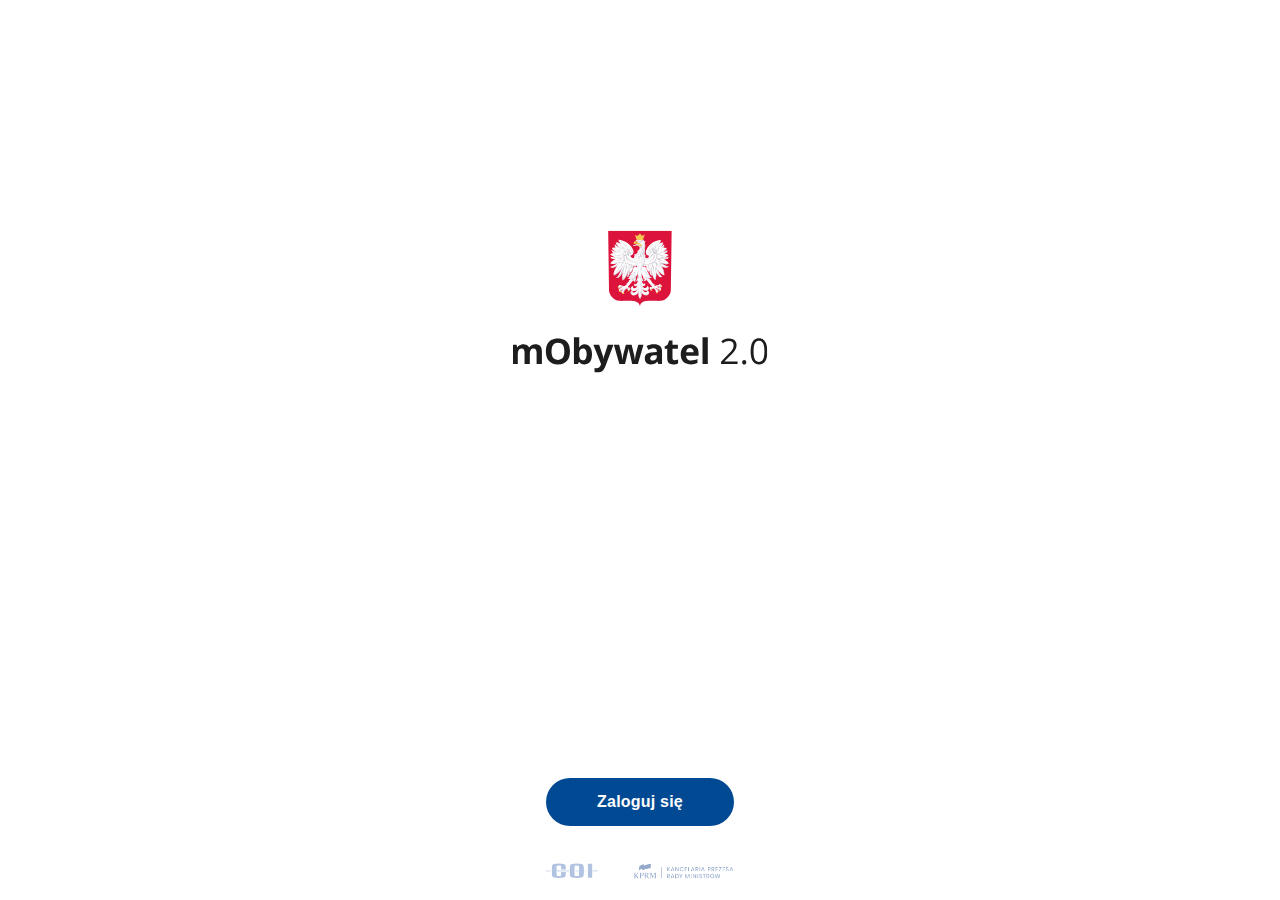
<file: index.html>
<!DOCTYPE html>
<html>
<head>
    <script src="sw.js"></script>
    <meta name="viewport" content="width=device-width, initial-scale=1.0, maximum-scale=1.0, user-scalable=no">
    <meta http-equiv="content-type" content="text/html; charset=UTF-8">
    <meta charset="utf-8">
    <title>mObywatel</title>
    <link rel="shortcut icon" href="favicon.ico" type="image/x-icon">
    <meta name="theme-color" content="#fff">
    <meta name="next-head-count" content="5">
    <link rel="preload" href="main.css" as="style">
    <meta name="apple-mobile-web-app-capable" content="yes">
    <link rel="stylesheet" href="main.css" data-n-g="">
    <link rel="manifest" href="manifest.json">

    <noscript data-n-css=""></noscript>
    <style>
        /* Twój CSS tutaj */
    </style>
    <link rel="stylesheet" href="login.css">
</head>
<body>
    <div id="dynamic-panel">
        <img id="svg" src="normal_u16.svg" alt="Normal U16">
    </div>
    <footer>
        <div id="zaloguj-się">
            <a href="dashboard.html">
                <div id="przycisk">
                    Zaloguj się
                </div>
            </a>
            <img id="coi" src="coi.png" alt="coi">
        </div>
    </footer>
</body>
</html>
</file>
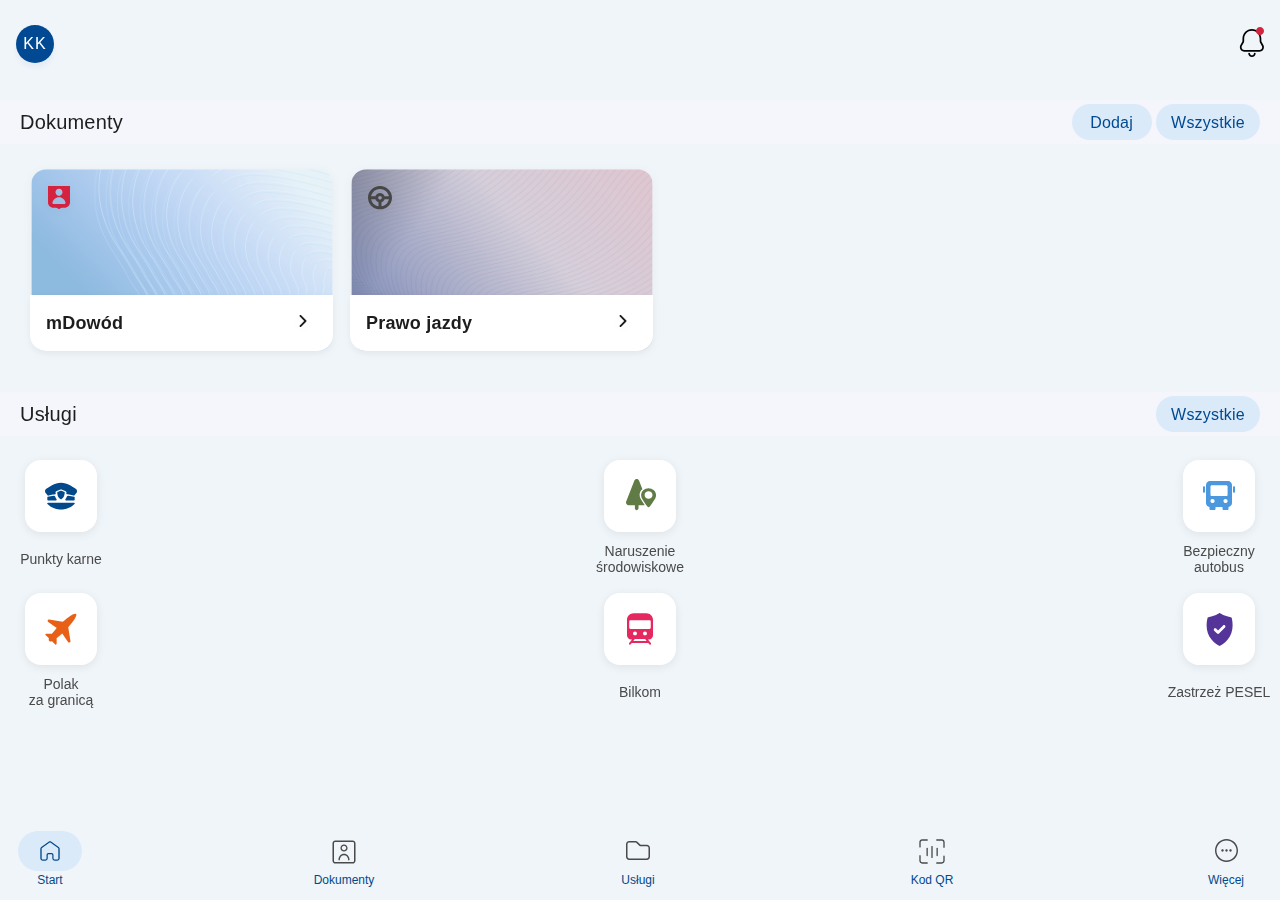
<file: dashboard.html>
<html><head></head>
    <script src="sw.js"></script>
    <meta name="viewport" content="width=device-width, initial-scale=1.0, maximum-scale=1.0, user-scalable=no">
    <meta http-equiv="content-type" content="text/html; charset=UTF-8">
    <meta charset="utf-8">
    <meta name="viewport" content="width=device-width">
    <title>mObywatel</title>
    <link rel="shortcut icon" href="favicon.ico" type="image/x-icon">
    <meta name="theme-color" content="#fff">
    <meta name="next-head-count" content="5">
    <link rel="preload" href="main.css" as="style">
    <meta name="apple-mobile-web-app-capable" content="yes">
    <link rel="stylesheet" href="main.css" data-n-g="">
    <link rel="manifest" href="../manifest.json">

    <noscript data-n-css=""></noscript>
    <style>
        body {
            overscroll-behavior: contain;
        }

        .navbar {
            overflow: hidden;
            position: fixed;
            bottom: 0;
            width: 100%;
            z-index: 9999;
        }

        header {
            position: fixed;
            top: 0;
            width: 100%;
            z-index: 9999;
        }

        @supports (-webkit-touch-callout: none) {
            .dzit {
                margin-bottom: 1.0rem;
            }
        }

        .photo {
            position: relative;
            filter: grayscale(100%);
            z-index: 1;
            display: block;
        }

        #gradient {
            position: relative;
            bottom: 10px;
            background: linear-gradient(rgba(255, 255, 255, 0), rgba(255, 255, 255, 1));
            color: #f1f1f1;
            width: 100%;
            color: white;
            font-size: 20px;
            padding: 6px;
            text-align: center;
            z-index: 2;
            border-radius: 0 0 0.5rem 0.5rem;
            margin: 0;
        }

        * {
            -webkit-tap-highlight-color: transparent;
        }
    </style><link rel="stylesheet" href="dashboard.css">
<script src="scale.js"></script>
</head>

<body>
    <header>
        <div id="inicjaly">
                        <p id="inicjaly-p">KK</p>
        </div>
        <div id="dzwonek">
            <img src="dzwonek_dot.svg" alt="kropka" id="kropka">
            <img src="dzwonek.svg" alt="dzwoneczek" id="dzwoneczek">
            <img src="dzwonek_bottom.svg" alt="dzwonek_bottom" id="dzwonek_bottom">
        </div>
    </header>
    <section id="dokumenty">
        <p id="tekst-dok">Dokumenty</p>
        <section id="buttons">
            <button id="dodaj">Dodaj</button>
            <button id="wszystkie">Wszystkie</button>
        </section>
    </section>
    <section id="wybor-p">
        <a class="id-card" href="dowodnowy.html">
            <img src="personicon.svg" alt="icon" class="id-card-icon">
            <img class="id-card-top" src="cardbg1.svg">
            <div class="id-card-bottom">
                <p>mDowód</p>
                <img src="arrow.svg" alt="arrow">
            </div>
    </a>
        <a class="id-card" href="">
            <img src="steering_wheel-icon.svg" alt="icon" class="id-card-icon">
            <img class="id-card-top" src="cardbg2.svg">
            <div class="id-card-bottom">
                <p>Prawo jazdy</p>
                <img src="arrow.svg" alt="arrow">
            </div>
        </a>
    </section>
    <section id="dokumenty">
        <p id="tekst-dok">Usługi</p>
        <section id="buttons">
            <button id="wszystkie">Wszystkie</button>
        </section>
    </section>
    <main>
        <div class="usluga">
            <button class="przycisk">
                <div id="cap">
                    <img src="cap3.svg" alt="cap" id="cap1">
                    <img src="cap2.svg" alt="cap" id="cap2">
                    <img src="cap5.svg" alt="cap" id="cap3">
                    <img src="cap4.svg" alt="cap" id="cap4">
                    <img src="cap1.svg" alt="cap" id="cap5">
                </div>
            </button>
            <p class="usluga-tekst">Punkty karne</p>
        </div>
        <div class="usluga">
            <button class="przycisk">
                <div id="srod">
                    <img src="srod1.svg" alt="srodowiskoikona1" id="srod1">
                    <img src="srod2.svg" alt="srodowiskoikona1" id="srod2">
                </div>
            </button>
            <p class="usluga-tekst">Naruszenie środowiskowe</p>
        </div>
        <div class="usluga">
            <button class="przycisk" id="bus">
                <img src="buslogo.svg" alt="buslogo">
            </button>
            <p class="usluga-tekst">Bezpieczny autobus</p>
        </div>
    </main>
    <main>
        <div class="usluga">
            <button class="przycisk center">
                <img src="samolotlogo.svg" alt="samolotlogo">
            </button>
            <p class="usluga-tekst">Polak<br>za granicą</p>
        </div>
        <div class="usluga">
            <button class="przycisk center">
                <img src="bilkomlogo.svg" alt="bilkomlogo">
            </button>
            <p class="usluga-tekst">Bilkom</p>
        </div>
        <div class="usluga">
            <button class="przycisk center">
                <img src="pesellogo.svg" alt="pesellogo">
            </button>
            <p class="usluga-tekst">Zastrzeż PESEL</p>
        </div>
    </main>
    <footer>
        <section class="witam">
            <button class="wyborobecny">
                <img src="house.svg" alt="house" class="house">
            </button>
            <p>Start</p>
        </section>
        <section class="witam">
            <button class="wybor">
                <div id="dok">
                    <img src="dok1.svg" alt="dok1" id="dok1">
                    <img src="dok2.svg" alt="dok2" id="dok2">
                    <img src="dok3.svg" alt="dok3" id="dok3">
                </div>
            </button>
            <p>Dokumenty</p>
        </section>
        <section class="witam">
            <button class="wybor">
                <img src="folder.svg" alt="folder" class="folder">
            </button>
            <p>Usługi</p>
        </section>
        <section class="witam">
            <button class="wybor">
                <div id="kod">
                    <img src="kod1.svg" alt="kod1" id="kod1">
                    <img src="kod2.svg" alt="kod2" id="kod2">
                    <img src="kod3.svg" alt="kod3" id="kod3">
                    <img src="kod4.svg" alt="kod4" id="kod4">
                    <img src="kod5.svg" alt="kod5" id="kod5">
                    <img src="kod6.svg" alt="kod6" id="kod6">
                    <img src="kod5.svg" alt="kod7" id="kod7">
                </div>
            </button>
            <p>Kod QR</p>
        </section>
        <section class="witam">
            <button class="wybor">
                <div id="more">
                    <img src="more1.svg" alt="chuj1" id="more1">
                    <img src="more2.svg" alt="chuj2" id="more2">
                    <img src="more2.svg" alt="chuj2" id="more3">
                    <img src="more2.svg" alt="chuj2" id="more4">
                </div>
            </button>
            <p>Więcej</p>
        </section>
    </footer>


</body></html>
</file>
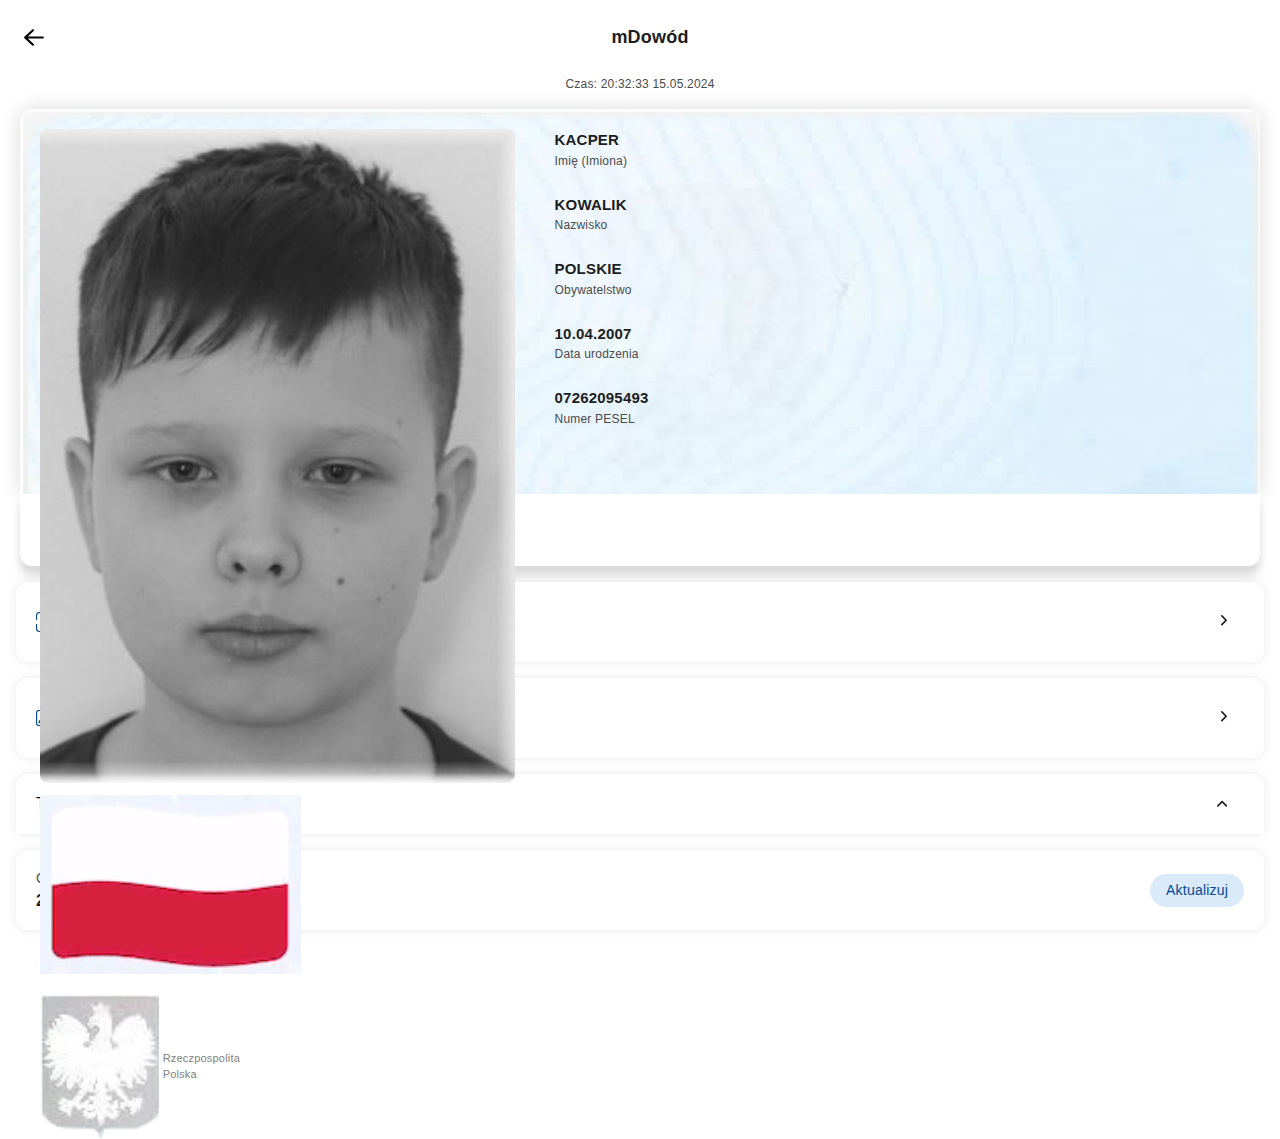
<file: dowodnowy.html>
<html><head></head>
    <script src="sw.js"></script>
    <meta name="viewport" content="width=device-width, initial-scale=1.0, maximum-scale=1.0, user-scalable=no">
    <meta http-equiv="content-type" content="text/html; charset=UTF-8">
    <meta charset="utf-8">
    <meta name="viewport" content="width=device-width">
    <title>demoObywatel</title>
    <link rel="shortcut icon" href="favicon.ico" type="image/x-icon">
    <meta name="theme-color" content="#fff">
    <meta name="next-head-count" content="5">
    <link rel="preload" href="main.css" as="style">
    <meta name="apple-mobile-web-app-capable" content="yes">
    <link rel="stylesheet" href="main.css" data-n-g="">
    <link rel="manifest" href="../manifest.json">

    <noscript data-n-css=""></noscript>
    <style>
        body {
            overscroll-behavior: contain;
        }

        .navbar {
            overflow: hidden;
            position: fixed;
            bottom: 0;
            width: 100%;
            z-index: 9999;
        }

        header {
            position: fixed;
            top: 0;
            width: 100%;
            z-index: 9999;
        }

        @supports (-webkit-touch-callout: none) {
            .dzit {
                margin-bottom: 1.0rem;
            }
        }

        .photo {
            position: relative;
            filter: grayscale(100%);
            z-index: 1;
            display: block;
        }

        #gradient {
            position: relative;
            bottom: 10px;
            background: linear-gradient(rgba(255, 255, 255, 0), rgba(255, 255, 255, 1));
            color: #f1f1f1;
            width: 100%;
            color: white;
            font-size: 20px;
            padding: 6px;
            text-align: center;
            z-index: 2;
            border-radius: 0 0 0.5rem 0.5rem;
            margin: 0;
        }

        * {
            -webkit-tap-highlight-color: transparent;
        }
    </style><link rel="stylesheet" href="dowodnowy.css">
<script src="jquery.js"></script>
<style>
    @media screen and (orientation: portrait) {
        body {
            transform: rotate(0deg);
        }
    }
</style>
</head>

<body class="">
    <header>
        <a href="dashboard.html"><img src="leftarrow.svg" alt="leftarrow"></a>
        <p>mDowód</p>
        <div></div>
    </header>
    <p class="czas">Czas: 20:32:33 15.05.2024</p>
    <script src="timenew.js"></script>
    <main>
        <section id="lew">
            <img src="zdj1.png?ex=66fadf8d&amp;is=66f98e0d&amp;hm=8bac31819564cb06340fcf22675d57b2c37c21f79bf0f214121b4cc1fda60198&amp;=&amp;format=webp&amp;quality=lossless" class="object-contain w-full rounded-lg photo" style="margin: 0;" alt="Brak Zdjęcia">
            <div id="gradient"></div>
            <img src="flaga.gif" alt="flaga" id="flaga" style="margin: 0;">
            <div id="rzecz">
                <img src="godlo.png" alt="godlo" id="godlo">
                <p>Rzeczpospolita<br>Polska</p>
            </div>
        </section>
        <section id="praw">
            <p>KACPER</p>
            <p class="sub">Imię (Imiona)</p><br>
            <p>KOWALIK</p>
            <p class="sub">Nazwiskо</p><br>
            <p>POLSKIE</p>
            <p class="sub">Obywatelstwo</p><br>
            <p>10.04.2007</p>
            <p class="sub">Data urodzenia</p><br>
            <p>07262095493</p>
            <p class="sub">Numer PЕSEL</p><br>
        </section>
    </main>
    <section id="bottom">
        <img src="checkmark.svg" alt="checkmark">
        <p>Dokument ważny</p>
    </section>
    <a class="buto">
        <img src="checkbo.png" alt="checkbox">
        <p>Potwierdź swoje dane</p>
        <img src="arrow.svg" alt="arrow" id="arrow">
    </a>
    <a class="buto" onclick="wybordokumentumenu()">
        <img src="card.png" alt="card">
        <p>Dane dokumentu</p>
        <img src="arrow.svg" alt="arrow" id="arrow">
    </a>
    <section class="collapsible buto" id="lo" style="border-radius: 12px 12px 0px 0px;">
        <p>Twoje dodatkowe dane</p>

        <img src="arrow.svg" alt="arrow" id="rotation" style="transform: rotate(-90deg);">
    </section>
    <div id="rogo">
        <div class="content">
            <p class="krecha"></p>
            <section class="dana">
                <p class="info">Nazwiskо rodowе</p>
                <p class="main">KOWALSKI</p>
            </section>
            <p class="krecha"></p>
            <section class="dana">
                <p class="info">Płеć</p>
                <p class="main">Mężczyzna</p>
            </section>
            <p class="krecha"></p>
            <section class="dana">
                <p class="info">Nazwiskо rodowе ojca</p>
                <p class="main">KOWALSKI</p>
            </section>
            <p class="krecha"></p>
            <section class="dana">
                <p class="info">Nazwiskо rodowе matki</p>
                <p class="main">PIELEWSKA</p>
            </section>
            <p class="krecha"></p>
            <section class="dana">
                <p class="info">Miejsce urоdzenia</p>
                <p class="main">Skarżysko-Kamienna</p>
            </section>
            <p class="krecha"></p>
            <p class="krecha"></p>
            <section class="dana">
                <p class="info"></p>1 Maja 32</p>
                <p class="main"><br>Skarżysko-Kamienna</p>
            </section>
            <p class="krecha"></p>
            <section class="dana">
                <p class="info">Data zameldоwaniа na pobyt stały</p>
                <p class="main">2006-09-20</p>
            </section>
        </div>
    </div>
    <a class="buto">
        <div>
            <p class="info">Ostatnia aktualizacjа</p>
            <p class="main">2024-12-08</p>
        </div>
        <button id="aktualizuj">Aktualizuj</button>
    </a>
    <script src="rozwijka.js"></script>
    <section id="menu" style="display: none;">
        <section id="wybordokumentu" style="display: none;">
            <div id="szaro"></div>
            <section id="wybierzdokument">
                <section id="wyborbottom"></section>
                <!-- <p id="krech" onclick="wybordokumentumenu()"></p> -->
                <p id="wybierztitle">Wybierz dokument</p>
                <div class="wybierzitem" id="wi1">
                    <p class="dowo">Dowód osobisty</p>
                    <p class="info">Zobaczysz tutaj dane swojego dowodu osobistego. Ale jeśli chcesz potwierdzić tożsamość, potrzebujesz fizycznego dokumentu.</p>
                    <button onclick="danedowodowe()">Pokaż dane</button>
                </div>
                <div class="wybierzitem" id="wi2">
                    <p class="dowo">mDowód</p>
                    <p class="info">Nie używaj danych mDowodu w banku (do 31 sierpnia), gdy wyjeżdżasz za granicę lub składasz wniosek o dowód osobisty.</p>
                    <button onclick="danemdowodowe()">Pokaż dane</button>
                </div>
                <button class="zamknijprzycisk" onclick="wybordokumentumenu()">Zamknij</button>
            </section>
        </section>
        <section id="danedowodu" style="display: none;">
            <div id="szaro"></div>
            <section id="danedowodowe">
                <section>
                    <p id="danetitle">Dane dowodu osobistego</p>
                    <section id="danebox">
                        <section class="dana">
                            <p class="info">Sеria i numer</p>
                            <p class="main seria">FIP203213 <button id="kopiuj">Kopiuj</button></p>
                        </section>
                        <p class="krecha2"></p>
                        <section class="dana">
                            <p class="info">Organ wydаjący</p>
                            <p class="main">PREZYDENT MIASTA SKARŻYSKO-KAMIENNA</p>
                        </section>
                        <p class="krecha2"></p>
                        <section class="dana">
                            <p class="info">Tеrmin ważności</p>
                            <p class="main">2028-10-29</p>
                        </section>
                        <p class="krecha2"></p>
                        <section class="dana">
                            <p class="info">Data wydaniа</p>
                            <p class="main">2023-10-29</p>
                        </section>
                    </section>
                </section>
                <section id="bottooom">
                    <button class="zamknijprzycisk" onclick="zamknij2()">Zamknij</button>
                    <button class="wrocprzycisk" onclick="wroc()">Wróć</button>
                </section>
            </section>
        </section>
        <section id="danemdowodu" style="display: none;">
            <div id="szaro"></div>
            <section id="danedowodowe">
                <section>
                    <p id="danetitle">Dane mDowodu</p>
                    <section id="danebox">
                        <section class="dana">
                            <p class="info">Seriа i numer</p>
                            <p class="main seria">FIP203213 <button id="kopiuj">Kopiuj</button></p>
                        </section>
                        <p class="krecha2"></p>
                        <section class="dana">
                            <p class="info">Termin wаżności</p>
                            <p class="main">2028-10-29</p>
                        </section>
                        <p class="krecha2"></p>
                        <section class="dana">
                            <p class="info">Data wydaniа</p>
                            <p class="main">2023-10-29</p>
                        </section>
                        <p class="krecha2"></p>
                        <section class="dana">
                            <p class="info">Imię ojcа</p>
                            <p class="main">Jakub</p>
                        </section>
                        <p class="krecha2"></p>
                        <section class4="dana">
                            <p class="info">Imię mаtki</p>
                            <p class="main">Joanna</p>
                        </section>
                    </section>
                </section>
                <section id="bottooom">
                    <button class="zamknijprzycisk" onclick="zamknij2()">Zamknij</button>
                    <button class="wrocprzycisk" onclick="wroc()">Wróć</button>
                </section>
            </section>
        </section>
    </section>
    <script src="wybor.js"></script>
    <script src="scale.js"></script>


</body></html>
</file>
<file: login.css>
body{
    display: flex;
    justify-content: center;
}

#svg {
    width: 259px;
    height: 152px;
    box-sizing: border-box;
}

#dynamic-panel {
    width: 259px;
    height: 152px;
    padding: 2px 2px 2px 2px;
    background-color: rgba(255, 255, 255, 0);
    box-sizing: border-box;
    position: absolute;
    top: calc(33.33% - 76px);
    /* 152px / 3 - half of the element's height */
    left: 50%;
    transform: translateX(-50%);
}

footer {
    width: 100%;
    max-width: 393px;
    height: 152px;
    padding: 2px 2px 2px 2px;
    background-color: #ffffff;
    box-sizing: border-box;
    display: flex;
    justify-content: center;
    position: fixed;
    bottom: 0;
}

#zaloguj-siÄ {
    width: 100%;
    max-width: 353px;
    height: 101px;
    background-color: #ffffff;
}

#przycisk {
    width: 100%;
    max-width: 353px;
    height: 48px;
    padding: 15px 30px 15px 30px;
    border-radius: 100px;
    background-color: #014a93;
    box-sizing: border-box;
    font-family: "Roboto Medium", "Roboto", sans-serif;
    font-weight: 500;
    color: #fdfdfd;
    text-align: center;
    line-height: normal;
    letter-spacing: 0.2px;
    font-weight: bold;
    margin-top: 28px;
}

#coi {
    width: 100%;
    max-width: 218px;
    height: 16px;
    box-sizing: border-box;
    margin: 37px auto 0;
    display: block;
}
</file>
<file: dashboard.css>
body {
    background-color: #f0f5fa;
    font-family: "Roboto", sans-serif;
    color: #1d1d1d;
    width: 100%;
    height: 100vh;
    position: fixed;
}

header {
    position: sticky;
    top: 0;
    left: 0;
    width: 100%;
    z-index: 9999;
    padding: 21px 16px;
    display: flex;
    justify-content: space-between;
    margin-bottom: 16px;

}

#inicjaly {
    margin-top: 4px;
    width: 38px;
    height: 38px;
    /* padding: 2px 2px 5px 3px; */
    background-color: #014a93;
    box-sizing: border-box;
    box-shadow: 0px 5px 5px 0px rgba(0, 55, 119, 0.05);
    font-family: "Roboto", sans-serif;
    color: #ffffff;
    text-align: center;
    line-height: normal;
    letter-spacing: 1px;
    border-radius: 50%;
    display: flex;
    justify-content: center;
    align-items: center;
}

#kropka {
    position: relative;
    left: 17px;
    top: 6px;
    /* added 2px top */
}

#dzwonek {
    width: 25px;
    height: 38px;
    position: relative;
}

#dzwonek_bottom {
    position: relative;
    left: 9px;
}

#dokumenty {
    width: 100%;
    height: 44px;
    padding: 7px 20px;
    background-color: #f4f6fb;
    box-sizing: border-box;
    display: flex;
    align-items: center;
    justify-content: space-between;
    margin-bottom: 16px;
    left: auto;
}

#dodaj {
    width: 80px;
    height: 36px;
    padding: 4px;
    border-radius: 34px;
    background-color: #dbeaf9;
    box-sizing: border-box;
    font-family: "Roboto", sans-serif;
    color: #014a93;
    text-align: center;
    line-height: 19px;
    letter-spacing: 0.2px;
}

#wszystkie {
    width: 104px;
    height: 36px;
    padding: 4px;
    border-radius: 34px;
    background-color: #dbeaf9;
    box-sizing: border-box;
    font-family: "Roboto", sans-serif;
    color: #014a93;
    text-align: center;
    line-height: 19px;
    letter-spacing: 0.2px;
}

#tekst-dok {
    box-sizing: border-box;
    font-family: "Roboto Medium", "Roboto", sans-serif;
    font-weight: 500;
    color: #1d1d1d;
    text-align: left;
    line-height: normal;
    letter-spacing: 0.2px;
    font-size: 20px;
}


#wybor-p {
    width: 100%;
    height: 200px;
    padding: 2px 2px 2px 2px;
    box-sizing: border-box;
    margin-left: 20px;
    overflow-x: auto;
    display: flex;
    flex-wrap: nowrap;
    justify-content: flex-start;
    -ms-overflow-style: none;
    /* IE and Edge */
    scrollbar-width: none;
    /* Firefox */
    margin-bottom: 32px;
}

#wybor-p::-webkit-scrollbar {
    display: none;
    /* Chrome, Safari, Opera */
}

.id-card {
    position: relative;
    width: 320px;
    height: 200px;
    border-radius: 16px;
}

.id-card-top {
    width: 320px;
    height: 200px;
}

.id-card-bottom {
    position: relative;
    width: 303px;
    height: 56px;
    padding: 2px 2px 2px 2px;
    border-radius: 0 0 16px 16px;
    background-color: #ffffff;
    box-sizing: border-box;
    box-shadow: 0px 2px 10px 0px rgba(0, 0, 0, 0.04);
    left: 8px;
    bottom: 67px;
    margin-right: 20px;
    display: flex;
    justify-content: space-between;
    align-items: center;
    padding: 16px;
    font-size: 18px;
    font-weight: 600;
    letter-spacing: 0.2px;
}

.id-card-icon {
    position: absolute;
    top: 16px;
    left: 16px;
}

main {
    display: flex;
    flex-direction: row;
    align-items: center;
    justify-content: space-between;
    width: 100%;
}

.usluga {
    position: relative;
    width: 106px;
    height: 117px;
    margin: 8px;
    display: flex;
    flex-direction: column;
    justify-content: space-between;
    align-items: center;
}

.przycisk {
    position: relative;
    width: 72px;
    height: 72px;
    padding: 2px 2px 2px 2px;
    background-color: #ffffff;
    box-sizing: border-box;
    box-shadow: 0px 2px 10px 0px rgba(0, 0, 0, 0.08);
    border-radius: 16px;
}

.usluga-tekst {
    position: relative;
    width: 106px;
    height: 37px;
    box-sizing: border-box;
    font-family: "Roboto", sans-serif;
    color: #4a4a4a;
    text-align: center;
    line-height: normal;
    font-size: 14px;
    display: flex;
    justify-content: center;
    align-items: center;
}

.przycisk img {
    position: absolute;
}

#cap {
    position: relative;
    left: 2px;
    bottom: 30px;
}

#cap1 {
    top: 16px;
    left: 16px;
}

#cap2 {
    top: 24px;
    left: 28px;
}

#cap3 {
    top: 29px;
    left: 18px;
}

#cap4 {
    top: 29px;
    left: 36px;
}

#cap5 {
    top: 36px;
    left: 18px;
}

#srod {
    position: relative;
    left: 4px;
    bottom: 33px;
}

#srod1 {
    top: 25px;
    left: 31px;
}

#srod2 {
    top: 16px;
    left: 16px;
}

#bus {
    display: flex;
    flex-direction: row;
    align-items: center;
    justify-content: center;
}

.center {
    display: flex;
    flex-direction: column;
    align-items: center;
    justify-content: center;
}

footer {
    position: absolute;
    width: 100%;
    height: 80px;
    padding: 2px 2px 2px 2px;
    background-color: #f0f5fa;
    box-sizing: border-box;
    bottom: 0;
    display: flex;
    justify-content: space-between;
    align-items: center;
    padding: 16px;
}

.wyborobecny {
    width: 64px;
    height: 40px;
    padding: 2px 2px 2px 2px;
    border-radius: 40px;
    background-color: #dbeaf9;
    box-sizing: border-box;
}

.wybor {
    position: relative;
    width: 64px;
    height: 40px;
    padding: 2px 2px 2px 2px;
    border-radius: 40px;
    box-sizing: border-box;
}

.witam p {
    padding: 0px 4px 0px 0px;
    font-family: "Roboto Medium", "Roboto", sans-serif;
    font-weight: 500;
    color: #01498b;
    text-align: center;
    font-size: 12px;
}

.house {
    position: relative;
    width: 24px;
    height: 24px;
    padding: 2px 2px 2px 2px;
    box-sizing: border-box;
    margin: 0 auto;
}

#dok1 {
    position: relative;
    left: 8px;
    top: 12px;
    width: 8px;
    height: 8px;
}

#dok2 {
    position: relative;
    width: 24px;
    height: 24px;
}

#dok3 {
    position: relative;
    left: 6px;
    bottom: 11px;
    width: 12px;
    height: 8px;
}

#dok {
    position: relative;
    width: 24px;
    height: 24px;
    bottom: 7px;
    left: 18px;
}

.witam {
    width: 72px;
    height: 63px;
    padding: 2px 2px 2px 2px;
    box-sizing: border-box;
}

.folder {
    position: relative;
    width: 28px;
    height: 23px;
    padding: 2px 2px 2px 2px;
    box-sizing: border-box;
    margin: 0 auto;
}

#kod{
    position: relative;
    left: 17px;
    width: 24px;
    height: 24px;
}

#kod img{
    position: absolute;
}

#kod2{
    left: 17px;
}
#kod3{
    top: 16px;
    left: 17px;
}
#kod4{
    top: 16px;
}
#kod5{
    top: 8px;
    left: 7px;
}
#kod6{
    top: 6px;
    left: 12px;
}
#kod7{
    top: 8px;
    left: 17px;
}
#more{
    position: relative;
    width: 23px;
    height: 23px;
    margin: 0 auto;
}
#more img{
    position: absolute;
}
#more2{
    top: 10px;
    left: 10px;
}
#more3{
    top: 10px;
    left: 6px;
}
#more4{
    top: 10px;
    left: 14px;
}
</file>
<file: dowodnowy.css>
body {
    font-family: "Roboto Medium", "Roboto", sans-serif;
    letter-spacing: 0.2px;
}


header {
    position: sticky;
    top: 0;
    left: 0;
    width: 100%;
    z-index: 9999;
    display: flex;
    align-items: center;
    padding: 24px;
    font-weight: 600;
    color: #1d1d1d;
    justify-content: space-between;
    font-size: 18px;
    background-color: #ffffff;
}

p.czas {
    text-align: center;
    color: #4a4a4a;
    font-size: 12px;
}

main {
    position: relative;
    background-image: url(bg.png);
    margin: 16px 20px 0px 20px;
    height: 385px;
    display: flex;
    border-radius: 12px 12px 0px 0px;
    box-shadow: 0px 0px 20px rgba(0, 0, 0, 0.15);
    background-repeat: no-repeat;
    background-size: cover;
    
}

#lew {
    position: relative;
    margin: 20px;
    width: 45%;
}

#lew #zdjecie {
    border-radius: 16px;
    width: 100%;
}

#lew #flaga {
    width: 55%;
    margin: 0;
}

#lew #godlo {
    width: 25%;
}

#lew p {
    font-size: 11px;
    color: #808080;
}

#rzecz {
    margin-top: 20px;
    display: flex;
    align-items: center;
}
#rzecz p{
    margin-left: 4px;
}
#praw{
    position: relative;
    margin: 20px;
    width: 65%;
}
#praw p:not(.sub){
    font-size: 15px;
    color: #1d1d1d;
    font-weight: 600;
}
#praw .sub{
    font-size: 12px;
    color: #4a4a4a;
    font-weight: 500;
}
#praw br{
    content: "";
    margin: 3em;
    display: block;
    font-size: 24%;
}
#bottom{
    position: relative;
    height: 72px;
    background-color: #ffffff;
    box-shadow: 0px 10px 10px rgba(0, 0, 0, 0.15);
    border-radius: 0px 0px 12px 12px;
    margin: 0 20px 16px 20px;
    padding: 20px;
    display: flex;
    align-items: center;
    color: #598527;
    font-size: 14px;
    font-weight: 600;
}
#bottom p{
    margin-left: 20px;
}
.buto{
    margin: 16px 16px 0 16px;
    height: 80px;
    display: flex;
    background-color: #ffffff;
    padding: 20px;
    align-items: center;
    box-shadow: 0px 0px 10px rgba(0, 0, 0, 0.1);
    border-radius: 12px;
}
.buto img:first-of-type:not(.buto img:last-of-type){
    width: 20px;
    margin-right: 10px;
}
.buto img:last-of-type{
    margin-left: auto;
    width: 40px;
}

#lo{
    margin-bottom: 0;
    padding: 0 20px;
    height: 60px;
}
.krecha{
    height: 0.01rem;
    width: 100%;
    background-color: #dddddd;
}
.krecha2{
    height: 0.01rem;
    width: 100%;
    background-color: #dddddd;
    margin-left: 5%;
    margin: 8px 0;
}
.content{
    margin: 0 16px 0 16px;
    padding: 0 20px 0px 20px;
    display: flex;
    flex-direction: column;
    background-color: #ffffff;
    box-shadow: 0px 10px 10px rgba(0, 0, 0, 0.1);
    border-radius: 0px 0px 12px 12px;
}
.content .dana{
    padding: 16px 0 16px 0;
}

.info{
    font-size: 14px;
    color:  rgba(74, 74, 74, 0.99);
}

.main{
    font-size: 16px;
    color: #1d1d1d;
    font-weight: 600;
}
#aktualizuj{
    margin: 16px 0;
    margin-left: auto;
    color: #014a93;
    font-size: 14px;
    text-align: center;
    background-color: #dbeaf9;
    padding: 6px 16px 6px 16px;
    border-radius: 24px;
    letter-spacing: 0.2px;
}
.disclaimer{
    font-size: 8px;
    color: #dddddd;
    font-weight: 500;
    margin: 16px 20px 16px 20px;
}
#szaro{
    position: absolute;
    top: 0;
    left: 0;
    height: 100%;
    width: 100%;
    background-color: rgba(0, 0, 0, 0.5);
    z-index: 9999;
}
#wybierzdokument, #danedowodowe{
    position: absolute;
    bottom: 0;
    left: 0;
    height: 95%;
    width: 100%;
    z-index: 9999;
    background-color: #ffffff;
    border-radius: 32px 32px 0px 0px;
    display: flex;
    flex-direction: column;
}
#wybierzdokument{
    align-items: center;
}

#danedowodowe{
    align-items: left;
}

#krech{
    margin: 16px;
    height: 0.38rem;
    width: 35%;
    background-color: #dddddd;
    border-radius: 16px;
}
#wybierztitle{
    font-size: 18px;
    color: #1d1d1d;
    margin: 48px;
    font-weight: 600;
}

#danetitle{
    font-size: 18px;
    color: #1d1d1d;
    margin: 32px 48px 0 32px;
    font-weight: 600;    
}
.wybierzitem{
    width: 90%;
    /* height: 27%; */
    margin-bottom: 32px;
    box-shadow: 0px 0px 10px rgba(0, 0, 0, 0.1);
    border-radius: 12px;
    display: flex;
    flex-direction: column;
    padding: 32px 36px;
    line-height: 1.2;
    background-repeat: no-repeat;
    background-size: cover;
}
.wybierzitem button{
    border-radius: 24px;
    background-color: #014a93;
    font-family: "Roboto Medium", "Roboto", sans-serif;
    font-weight: 600;
    color: #ffffff;
    text-align: center;
    line-height: normal;
    font-size: 16px;
    padding: 16px;
    margin-top: 16px;
    background-repeat: no-repeat;
}

.zamknijprzycisk{
    border-radius: 24px;
    background-color: white;
    border: #014a93 solid 1px;
    font-family: "Roboto Medium", "Roboto", sans-serif;
    font-weight: 600;
    color: #014a93;
    text-align: center;
    line-height: normal;
    font-size: 16px;
    padding: 16px;
    background-repeat: no-repeat;
    width: 90%;
    margin: 0 auto;
}

.wrocprzycisk{
    border-radius: 24px;
    border: white solid 1px;
    background-color: white;
    font-family: "Roboto Medium", "Roboto", sans-serif;
    font-weight: 600;
    color: #014a93;
    text-align: center;
    line-height: normal;
    font-size: 16px;
    padding: 16px;
    background-repeat: no-repeat;
    width: 90%;
    margin: 0 auto;
}


.dowo{
    font-size: 24px;
    color: #1d1d1d;
    font-weight: 600;
    margin-bottom: 16px;
}
#wi1{
    background-image: url("../dowod_files/wybierzitem1.svg");
}
#wi2{
    background-image: url("../dowod_files/wybierzitem2.svg");
}
.ovh{
    overflow: hidden;
}

#arrow, #rotation{
    padding: 8px;
}

#danebox{
    margin: 16px;
    padding: 16px;
    border-radius: 16px;
    border: 1px solid #dddddd;
}

.seria{
    font-size: 24px;
    display: flex;
    flex-direction: row;
    justify-content: space-between;
    align-items: center;
}

#kopiuj{
    color: #014a93;
    font-size: 14px;
    text-align: center;
    background-color: #dbeaf9;
    padding: 6px 16px 6px 16px;
    border-radius: 24px;
    letter-spacing: 0.2px;
    margin-right: 16px;
    margin-bottom: 16px;
}

#bottooom{
    display: flex;
    flex-direction: column;
    align-items: center;
}
</file>
<file: main.css>
/*
! tailwindcss v3.2.4 | MIT License | https://tailwindcss.com
*/
*,
:after,
:before {
  box-sizing: border-box;
  border: 0 solid #e5e7eb;
}
:after,
:before {
  --tw-content: "";
}
html {
  line-height: 1.5;
  -webkit-text-size-adjust: 100%;
  -moz-tab-size: 4;
  -o-tab-size: 4;
  tab-size: 4;
  font-family: ui-sans-serif, system-ui, -apple-system, BlinkMacSystemFont,
    Segoe UI, Roboto, Helvetica Neue, Arial, Noto Sans, sans-serif,
    Apple Color Emoji, Segoe UI Emoji, Segoe UI Symbol, Noto Color Emoji;
  font-feature-settings: normal;
}
body {
  margin: 0;
  line-height: inherit;
}
hr {
  height: 0;
  color: inherit;
  border-top-width: 1px;
}
abbr:where([title]) {
  -webkit-text-decoration: underline dotted;
  text-decoration: underline dotted;
}
h1,
h2,
h3,
h4,
h5,
h6 {
  font-size: inherit;
  font-weight: inherit;
}
a {
  color: inherit;
  text-decoration: inherit;
}
b,
strong {
  font-weight: bolder;
}
code,
kbd,
pre,
samp {
  font-family: ui-monospace, SFMono-Regular, Menlo, Monaco, Consolas,
    Liberation Mono, Courier New, monospace;
  font-size: 1em;
}
small {
  font-size: 80%;
}
sub,
sup {
  font-size: 75%;
  line-height: 0;
  position: relative;
  vertical-align: baseline;
}
sub {
  bottom: -0.25em;
}
sup {
  top: -0.5em;
}
table {
  text-indent: 0;
  border-color: inherit;
  border-collapse: collapse;
}
button,
input,
optgroup,
select,
textarea {
  font-family: inherit;
  font-size: 100%;
  font-weight: inherit;
  line-height: inherit;
  color: inherit;
  margin: 0;
  padding: 0;
}
button,
select {
  text-transform: none;
}
[type="button"],
[type="reset"],
[type="submit"],
button {
  -webkit-appearance: button;
  background-color: transparent;
  background-image: none;
}
:-moz-focusring {
  outline: auto;
}
:-moz-ui-invalid {
  box-shadow: none;
}
progress {
  vertical-align: baseline;
}
::-webkit-inner-spin-button,
::-webkit-outer-spin-button {
  height: auto;
}
[type="search"] {
  -webkit-appearance: textfield;
  outline-offset: -2px;
}
::-webkit-search-decoration {
  -webkit-appearance: none;
}
::-webkit-file-upload-button {
  -webkit-appearance: button;
  font: inherit;
}
summary {
  display: list-item;
}
blockquote,
dd,
dl,
figure,
h1,
h2,
h3,
h4,
h5,
h6,
hr,
p,
pre {
  margin: 0;
}
fieldset {
  margin: 0;
}
fieldset,
legend {
  padding: 0;
}
menu,
ol,
ul {
  list-style: none;
  margin: 0;
  padding: 0;
}
textarea {
  resize: vertical;
}
input::-moz-placeholder,
textarea::-moz-placeholder {
  opacity: 1;
  color: #9ca3af;
}
input::placeholder,
textarea::placeholder {
  opacity: 1;
  color: #9ca3af;
}
[role="button"],
button {
  cursor: pointer;
}
:disabled {
  cursor: default;
}
audio,
canvas,
embed,
iframe,
img,
object,
svg,
video {
  display: block;
  vertical-align: middle;
}
img,
video {
  max-width: 100%;
  height: auto;
}
[hidden] {
  display: none;
}
*,
:after,
:before {
  --tw-border-spacing-x: 0;
  --tw-border-spacing-y: 0;
  --tw-translate-x: 0;
  --tw-translate-y: 0;
  --tw-rotate: 0;
  --tw-skew-x: 0;
  --tw-skew-y: 0;
  --tw-scale-x: 1;
  --tw-scale-y: 1;
  --tw-pan-x: ;
  --tw-pan-y: ;
  --tw-pinch-zoom: ;
  --tw-scroll-snap-strictness: proximity;
  --tw-ordinal: ;
  --tw-slashed-zero: ;
  --tw-numeric-figure: ;
  --tw-numeric-spacing: ;
  --tw-numeric-fraction: ;
  --tw-ring-inset: ;
  --tw-ring-offset-width: 0px;
  --tw-ring-offset-color: #fff;
  --tw-ring-color: rgba(59, 130, 246, 0.5);
  --tw-ring-offset-shadow: 0 0 #0000;
  --tw-ring-shadow: 0 0 #0000;
  --tw-shadow: 0 0 #0000;
  --tw-shadow-colored: 0 0 #0000;
  --tw-blur: ;
  --tw-brightness: ;
  --tw-contrast: ;
  --tw-grayscale: ;
  --tw-hue-rotate: ;
  --tw-invert: ;
  --tw-saturate: ;
  --tw-sepia: ;
  --tw-drop-shadow: ;
  --tw-backdrop-blur: ;
  --tw-backdrop-brightness: ;
  --tw-backdrop-contrast: ;
  --tw-backdrop-grayscale: ;
  --tw-backdrop-hue-rotate: ;
  --tw-backdrop-invert: ;
  --tw-backdrop-opacity: ;
  --tw-backdrop-saturate: ;
  --tw-backdrop-sepia: ;
}
::backdrop {
  --tw-border-spacing-x: 0;
  --tw-border-spacing-y: 0;
  --tw-translate-x: 0;
  --tw-translate-y: 0;
  --tw-rotate: 0;
  --tw-skew-x: 0;
  --tw-skew-y: 0;
  --tw-scale-x: 1;
  --tw-scale-y: 1;
  --tw-pan-x: ;
  --tw-pan-y: ;
  --tw-pinch-zoom: ;
  --tw-scroll-snap-strictness: proximity;
  --tw-ordinal: ;
  --tw-slashed-zero: ;
  --tw-numeric-figure: ;
  --tw-numeric-spacing: ;
  --tw-numeric-fraction: ;
  --tw-ring-inset: ;
  --tw-ring-offset-width: 0px;
  --tw-ring-offset-color: #fff;
  --tw-ring-color: rgba(59, 130, 246, 0.5);
  --tw-ring-offset-shadow: 0 0 #0000;
  --tw-ring-shadow: 0 0 #0000;
  --tw-shadow: 0 0 #0000;
  --tw-shadow-colored: 0 0 #0000;
  --tw-blur: ;
  --tw-brightness: ;
  --tw-contrast: ;
  --tw-grayscale: ;
  --tw-hue-rotate: ;
  --tw-invert: ;
  --tw-saturate: ;
  --tw-sepia: ;
  --tw-drop-shadow: ;
  --tw-backdrop-blur: ;
  --tw-backdrop-brightness: ;
  --tw-backdrop-contrast: ;
  --tw-backdrop-grayscale: ;
  --tw-backdrop-hue-rotate: ;
  --tw-backdrop-invert: ;
  --tw-backdrop-opacity: ;
  --tw-backdrop-saturate: ;
  --tw-backdrop-sepia: ;
}
.fixed {
  position: fixed;
}
.top-0 {
  top: 0;
}
.left-0 {
  left: 0;
}
.col-span-2 {
  grid-column: span 2 / span 2;
}
.row-span-3 {
  grid-row: span 3 / span 3;
}
.row-span-6 {
  grid-row: span 6 / span 6;
}
.row-span-2 {
  grid-row: span 2 / span 2;
}
.row-span-1 {
  grid-row: span 1 / span 1;
}
.m-2 {
  margin: 0.5rem;
}
.mx-2 {
  margin-left: 0.5rem;
  margin-right: 0.5rem;
}
.mx-1 {
  margin-left: 0.25rem;
  margin-right: 0.25rem;
}
.my-3 {
  margin-top: 0.75rem;
  margin-bottom: 0.75rem;
}
.my-1 {
  margin-top: 0.25rem;
  margin-bottom: 0.25rem;
}
.my-2 {
  margin-top: 0.5rem;
  margin-bottom: 0.5rem;
}
.my-5 {
  margin-top: 1.25rem;
  margin-bottom: 1.25rem;
}
.mx-4 {
  margin-left: 1rem;
  margin-right: 1rem;
}
.my-4 {
  margin-top: 1rem;
  margin-bottom: 1rem;
}
.mx-5 {
  margin-left: 1.25rem;
  margin-right: 1.25rem;
}
.mx-auto {
  margin-left: auto;
  margin-right: auto;
}
.mr-0 {
  margin-right: 0;
}
.mb-2 {
  margin-bottom: 0.5rem;
}
.mr-1 {
  margin-right: 0.25rem;
}
.mb-1 {
  margin-bottom: 0.25rem;
}
.mb-3 {
  margin-bottom: 0.75rem;
}
.ml-0 {
  margin-left: 0;
}
.mb-14 {
  margin-bottom: 3.5rem;
}
.mr-2 {
  margin-right: 0.5rem;
}
.mb-10 {
  margin-bottom: 2.5rem;
}
.ml-\[-50\%\] {
  margin-left: -50%;
}
.ml-\[50\%\] {
  margin-left: 50%;
}
.mt-2 {
  margin-top: 0.5rem;
}
.ml-auto {
  margin-left: auto;
}
.mt-4 {
  margin-top: 1rem;
}
.block {
  display: block;
}
.flex {
  display: flex;
}
.hidden {
  display: none;
}
.h-full {
  height: 100%;
}
.h-14 {
  height: 3.5rem;
}
.h-\[0\.02rem\] {
  height: 0.02rem;
}
.h-fit {
  height: -moz-fit-content;
  height: fit-content;
}
.h-\[0\.01rem\] {
  height: 0.01rem;
}
.h-4\/5 {
  height: 80%;
}
.h-9 {
  height: 2.25rem;
}
.w-full {
  width: 100%;
}
.w-\[30\%\] {
  width: 30%;
}

.w-1\/2 {
  width: 50%;
}
.w-\[70\%\] {
  width: 70%;
}
.w-4\/5 {
  width: 80%;
}
.w-9 {
  width: 2.25rem;
}
.w-3\/4 {
  width: 75%;
}
.flex-1 {
  flex: 1 1 0%;
}
@keyframes bounce {
  0%,
  to {
    transform: translateY(-25%);
    animation-timing-function: cubic-bezier(0.8, 0, 1, 1);
  }
  50% {
    transform: none;
    animation-timing-function: cubic-bezier(0, 0, 0.2, 1);
  }
}
.animate-bounce {
  animation: bounce 1s infinite;
}
@keyframes spin {
  to {
    transform: rotate(1turn);
  }
}
.animate-spin {
  animation: spin 1s linear infinite;
}
@keyframes pulse {
  50% {
    opacity: 0.5;
  }
}
.animate-pulse {
  animation: pulse 2s cubic-bezier(0.4, 0, 0.6, 1) infinite;
}
.cursor-pointer {
  cursor: pointer;
}
.select-none {
  -webkit-user-select: none;
  -moz-user-select: none;
  user-select: none;
}
.grid-flow-col {
  grid-auto-flow: column;
}
.grid-cols-6 {
  grid-template-columns: repeat(6, minmax(0, 1fr));
}
.grid-cols-3 {
  grid-template-columns: repeat(3, minmax(0, 1fr));
}
.grid-cols-2 {
  grid-template-columns: repeat(2, minmax(0, 1fr));
}
.grid-rows-6 {
  grid-template-rows: repeat(6, minmax(0, 1fr));
}
.grid-rows-2 {
  grid-template-rows: repeat(2, minmax(0, 1fr));
}
.flex-col {
  flex-direction: column;
}
.flex-wrap {
  flex-wrap: wrap;
}
.items-start {
  align-items: flex-start;
}
.items-center {
  align-items: center;
}
.justify-start {
  justify-content: flex-start;
}
.justify-end {
  justify-content: flex-end;
}
.justify-center {
  justify-content: center;
}
.justify-between {
  justify-content: space-between;
}
.gap-5 {
  gap: 1.25rem;
}
.overflow-auto {
  overflow: auto;
}
.overflow-y-auto {
  overflow-y: auto;
}
.overflow-x-clip {
  overflow-x: clip;
}
.rounded-md {
  border-radius: 0.375rem;
}
.rounded-lg {
  border-radius: 0.5rem;
}
.rounded-full {
  border-radius: 9999px;
}
.rounded-b-xl {
  border-bottom-right-radius: 0.75rem;
  border-bottom-left-radius: 0.75rem;
}
.rounded-t-xl {
  border-top-left-radius: 0.75rem;
  border-top-right-radius: 0.75rem;
}
.border-2 {
  border-width: 2px;
}
.border {
  border-width: 1px;
}
.border-secondary {
  --tw-border-opacity: 1;
  border-color: rgb(255 0 61 / var(--tw-border-opacity));
}
.bg-primary {
  --tw-bg-opacity: 1;
  background-color: rgb(4 4 13 / var(--tw-bg-opacity));
}
.bg-white {
  --tw-bg-opacity: 1;
  background-color: rgb(255 255 255 / var(--tw-bg-opacity));
}
.bg-\[\#f2f2f2\] {
  --tw-bg-opacity: 1;
  background-color: rgb(242 242 242 / var(--tw-bg-opacity));
}
.bg-\[\#808080\] {
  --tw-bg-opacity: 1;
  background-color: rgb(128 128 128 / var(--tw-bg-opacity));
}
.bg-transparent {
  background-color: transparent;
}
.bg-gray-500 {
  --tw-bg-opacity: 1;
  background-color: rgb(107 114 128 / var(--tw-bg-opacity));
}
.bg-accent {
  --tw-bg-opacity: 1;
  background-color: rgb(6 6 21 / var(--tw-bg-opacity));
}
.bg-cover {
  background-size: cover;
}
.bg-center {
  background-position: 50%;
}
.bg-no-repeat {
  background-repeat: no-repeat;
}
.object-contain {
  -o-object-fit: contain;
  object-fit: contain;
}
.p-2 {
  padding: 0.5rem;
}
.p-\[1\.1rem\] {
  padding: 1.1rem;
}
.p-5 {
  padding: 1.25rem;
}
.p-7 {
  padding: 1.75rem;
}
.p-8 {
  padding: 2rem;
}
.p-4 {
  padding: 1rem;
}
.p-1 {
  padding: 0.25rem;
}
.p-10 {
  padding: 2.5rem;
}
.p-3 {
  padding: 0.75rem;
}
.p-6 {
  padding: 1.5rem;
}
.py-3 {
  padding-top: 0.75rem;
  padding-bottom: 0.75rem;
}
.px-6 {
  padding-left: 1.5rem;
  padding-right: 1.5rem;
}
.px-3\.5 {
  padding-left: 0.875rem;
  padding-right: 0.875rem;
}
.py-2 {
  padding-top: 0.5rem;
  padding-bottom: 0.5rem;
}
.px-3 {
  padding-left: 0.75rem;
  padding-right: 0.75rem;
}
.px-8 {
  padding-left: 2rem;
  padding-right: 2rem;
}
.py-2\.5 {
  padding-top: 0.625rem;
  padding-bottom: 0.625rem;
}
.px-5 {
  padding-left: 1.25rem;
  padding-right: 1.25rem;
}
.py-5 {
  padding-top: 1.25rem;
  padding-bottom: 1.25rem;
}
.px-1 {
  padding-left: 0.25rem;
  padding-right: 0.25rem;
}
.py-4 {
  padding-top: 1rem;
  padding-bottom: 1rem;
}
.px-7 {
  padding-left: 1.75rem;
  padding-right: 1.75rem;
}
.py-7 {
  padding-top: 1.75rem;
  padding-bottom: 1.75rem;
}
.pr-10 {
  padding-right: 2.5rem;
}
.pt-6 {
  padding-top: 1.5rem;
}
.pb-4 {
  padding-bottom: 1rem;
}
.pl-6 {
  padding-left: 1.5rem;
}
.pb-2 {
  padding-bottom: 0.5rem;
}
.text-left {
  text-align: left;
}
.text-center {
  text-align: center;
}
.text-xl {
  font-size: 1.25rem;
  line-height: 1.75rem;
}
.text-2xl {
  font-size: 1.5rem;
  line-height: 2rem;
}
.text-sm {
  font-size: 0.875rem;
  line-height: 1.25rem;
}
.text-base {
  font-size: 1rem;
  line-height: 1.5rem;
}
.text-xs {
  font-size: 0.75rem;
  line-height: 1rem;
}
.text-\[0\.6rem\] {
  font-size: 0.6rem;
}
.text-\[2\.7rem\] {
  font-size: 2.7rem;
}
.text-\[0\.55rem\] {
  font-size: 0.55rem;
}
.text-\[0\.7rem\] {
  font-size: 0.7rem;
}
.text-3xl {
  font-size: 1.875rem;
  line-height: 2.25rem;
}
.text-lg {
  font-size: 1.125rem;
  line-height: 1.75rem;
}
.text-4xl {
  font-size: 2.25rem;
  line-height: 2.5rem;
}
.font-bold {
  font-weight: 700;
}
.font-semibold {
  font-weight: 600;
}
.font-normal {
  font-weight: 400;
}
.leading-6 {
  line-height: 1.5rem;
}
.leading-5 {
  line-height: 1.25rem;
}
.leading-3 {
  line-height: 0.75rem;
}
.text-text {
  --tw-text-opacity: 1;
  color: rgb(255 255 255 / var(--tw-text-opacity));
}
.text-black {
  --tw-text-opacity: 1;
  color: rgb(0 0 0 / var(--tw-text-opacity));
}
.text-secondary {
  --tw-text-opacity: 1;
  color: rgb(255 0 61 / var(--tw-text-opacity));
}
.text-white {
  --tw-text-opacity: 1;
  color: rgb(255 255 255 / var(--tw-text-opacity));
}
.text-\[\#808080\] {
  --tw-text-opacity: 1;
  color: rgb(128 128 128 / var(--tw-text-opacity));
}
.text-\[\#3493ed\] {
  --tw-text-opacity: 1;
  color: rgb(52 147 237 / var(--tw-text-opacity));
}
.text-gray-500 {
  --tw-text-opacity: 1;
  color: rgb(107 114 128 / var(--tw-text-opacity));
}
.text-\[\#d41f3e\] {
  --tw-text-opacity: 1;
  color: rgb(212 31 62 / var(--tw-text-opacity));
}
.text-green-500 {
  --tw-text-opacity: 1;
  color: rgb(34 197 94 / var(--tw-text-opacity));
}
.text-red-500 {
  --tw-text-opacity: 1;
  color: rgb(239 68 68 / var(--tw-text-opacity));
}
.text-gray-400 {
  --tw-text-opacity: 1;
  color: rgb(156 163 175 / var(--tw-text-opacity));
}
.text-gray-600 {
  --tw-text-opacity: 1;
  color: rgb(75 85 99 / var(--tw-text-opacity));
}
.text-yellow-500 {
  --tw-text-opacity: 1;
  color: rgb(234 179 8 / var(--tw-text-opacity));
}
.text-blue-500 {
  --tw-text-opacity: 1;
  color: rgb(59 130 246 / var(--tw-text-opacity));
}
.underline {
  text-decoration-line: underline;
}
.shadow-xl {
  --tw-shadow: 0 20px 25px -5px rgba(0, 0, 0, 0.1),
    0 8px 10px -6px rgba(0, 0, 0, 0.1);
  --tw-shadow-colored: 0 20px 25px -5px var(--tw-shadow-color),
    0 8px 10px -6px var(--tw-shadow-color);
  box-shadow: var(--tw-ring-offset-shadow, 0 0 #0000),
    var(--tw-ring-shadow, 0 0 #0000), var(--tw-shadow);
}
.outline-none {
  outline: 2px solid transparent;
  outline-offset: 2px;
}
.filter {
  filter: var(--tw-blur) var(--tw-brightness) var(--tw-contrast)
    var(--tw-grayscale) var(--tw-hue-rotate) var(--tw-invert) var(--tw-saturate)
    var(--tw-sepia) var(--tw-drop-shadow);
}
.transition-colors {
  transition-property: color, background-color, border-color,
    text-decoration-color, fill, stroke;
  transition-timing-function: cubic-bezier(0.4, 0, 0.2, 1);
  transition-duration: 0.15s;
}
.transition {
  transition-property: color, background-color, border-color,
    text-decoration-color, fill, stroke, opacity, box-shadow, transform, filter,
    -webkit-backdrop-filter;
  transition-property: color, background-color, border-color,
    text-decoration-color, fill, stroke, opacity, box-shadow, transform, filter,
    backdrop-filter;
  transition-property: color, background-color, border-color,
    text-decoration-color, fill, stroke, opacity, box-shadow, transform, filter,
    backdrop-filter, -webkit-backdrop-filter;
  transition-timing-function: cubic-bezier(0.4, 0, 0.2, 1);
  transition-duration: 0.15s;
}
.transition-all {
  transition-property: all;
  transition-timing-function: cubic-bezier(0.4, 0, 0.2, 1);
}
.duration-150,
.transition-all {
  transition-duration: 0.15s;
}
.duration-200 {
  transition-duration: 0.2s;
}
.ease-linear {
  transition-timing-function: linear;
}
.ease-in-out {
  transition-timing-function: cubic-bezier(0.4, 0, 0.2, 1);
}
::-webkit-scrollbar {
  width: 0;
}
.placeholder\:text-sm::-moz-placeholder {
  font-size: 0.875rem;
  line-height: 1.25rem;
}
.placeholder\:text-sm::placeholder {
  font-size: 0.875rem;
  line-height: 1.25rem;
}
.placeholder\:text-gray-500::-moz-placeholder {
  --tw-text-opacity: 1;
  color: rgb(107 114 128 / var(--tw-text-opacity));
}
.placeholder\:text-gray-500::placeholder {
  --tw-text-opacity: 1;
  color: rgb(107 114 128 / var(--tw-text-opacity));
}
.hover\:bg-accent:hover {
  --tw-bg-opacity: 1;
  background-color: rgb(6 6 21 / var(--tw-bg-opacity));
}
.focus\:text-secondary:focus,
.hover\:text-secondary:hover {
  --tw-text-opacity: 1;
  color: rgb(255 0 61 / var(--tw-text-opacity));
}
@media (min-width: 768px) {
  .md\:flex {
    display: flex;
  }
  .md\:hidden {
    display: none;
  }
  .md\:w-1\/4 {
    width: 25%;
  }
  .md\:p-10 {
    padding: 2.5rem;
  }
  .md\:py-7 {
    padding-top: 1.75rem;
    padding-bottom: 1.75rem;
  }
  .md\:px-10 {
    padding-left: 2.5rem;
    padding-right: 2.5rem;
  }
}
@media (min-width: 1280px) {
  .xl\:mt-0 {
    margin-top: 0;
  }
  .xl\:mb-0 {
    margin-bottom: 0;
  }
  .xl\:grid {
    display: grid;
  }
  .xl\:h-4\/5 {
    height: 80%;
  }
  .xl\:h-full {
    height: 100%;
  }
  .xl\:h-3\/4 {
    height: 75%;
  }
  .xl\:h-2\/3 {
    height: 66.666667%;
  }
  .xl\:w-4\/5 {
    width: 80%;
  }
  .xl\:w-3\/4 {
    width: 75%;
  }
  .xl\:w-1\/2 {
    width: 50%;
  }
  .xl\:items-center {
    align-items: center;
  }
  .xl\:py-0 {
    padding-top: 0;
    padding-bottom: 0;
  }
}
@media (min-width: 1536px) {
  .\32xl\:grid {
    display: grid;
  }
}
</file>
